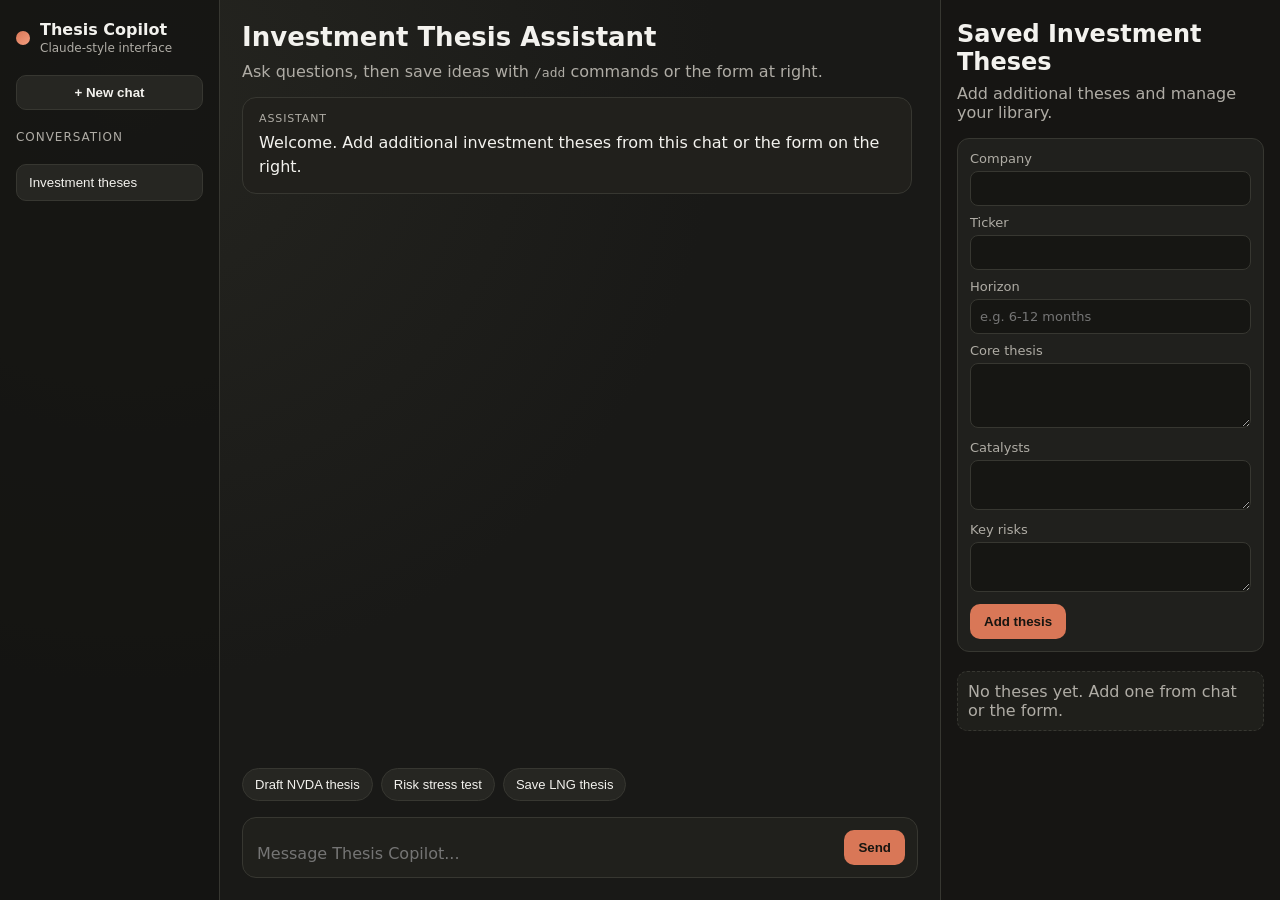
<file: frontend/index.html>
<!DOCTYPE html>
<html lang="en">
  <head>
    <meta charset="UTF-8" />
    <meta name="viewport" content="width=device-width, initial-scale=1.0" />
    <title>Investment Thesis Copilot</title>
    <link rel="stylesheet" href="./styles.css" />
  </head>
  <body>
    <div class="app-shell">
      <aside class="left-nav">
        <div class="brand">
          <div class="brand-dot"></div>
          <div>
            <p class="brand-title">Thesis Copilot</p>
            <p class="brand-subtitle">Claude-style interface</p>
          </div>
        </div>
        <button id="newChatBtn" class="secondary-btn">+ New chat</button>
        <div class="history">
          <p class="history-title">Conversation</p>
          <button class="history-item active">Investment theses</button>
        </div>
      </aside>

      <main class="chat-panel">
        <header class="chat-header">
          <h1>Investment Thesis Assistant</h1>
          <p>
            Ask questions, then save ideas with <code>/add</code> commands or
            the form at right.
          </p>
        </header>

        <section id="messageList" class="message-list"></section>

        <div class="prompt-chips">
          <button class="chip-btn" data-chip="Draft a thesis for NVDA with 12-month horizon.">
            Draft NVDA thesis
          </button>
          <button class="chip-btn" data-chip="How should I stress-test downside risks for a growth stock thesis?">
            Risk stress test
          </button>
          <button class="chip-btn" data-chip="/add company: Cheniere Energy; ticker: LNG; horizon: 12 months; thesis: Structural LNG demand growth supports margin expansion.; catalysts: New LNG contracts, export capacity growth.; risks: Commodity price volatility, project delays.">
            Save LNG thesis
          </button>
        </div>

        <form id="chatForm" class="composer">
          <textarea
            id="chatInput"
            placeholder="Message Thesis Copilot..."
            rows="1"
          ></textarea>
          <button type="submit" class="primary-btn">Send</button>
        </form>
      </main>

      <aside class="thesis-panel">
        <h2>Saved Investment Theses</h2>
        <p class="panel-subtitle">Add additional theses and manage your library.</p>

        <form id="thesisForm" class="thesis-form">
          <label>
            Company
            <input id="companyInput" type="text" required />
          </label>
          <label>
            Ticker
            <input id="tickerInput" type="text" maxlength="10" />
          </label>
          <label>
            Horizon
            <input id="horizonInput" type="text" placeholder="e.g. 6-12 months" />
          </label>
          <label>
            Core thesis
            <textarea id="thesisInput" rows="3" required></textarea>
          </label>
          <label>
            Catalysts
            <textarea id="catalystsInput" rows="2"></textarea>
          </label>
          <label>
            Key risks
            <textarea id="risksInput" rows="2"></textarea>
          </label>
          <button type="submit" class="primary-btn">Add thesis</button>
        </form>

        <div id="thesisList" class="thesis-list"></div>
      </aside>
    </div>

    <script src="./app.js"></script>
  </body>
</html>
</file>
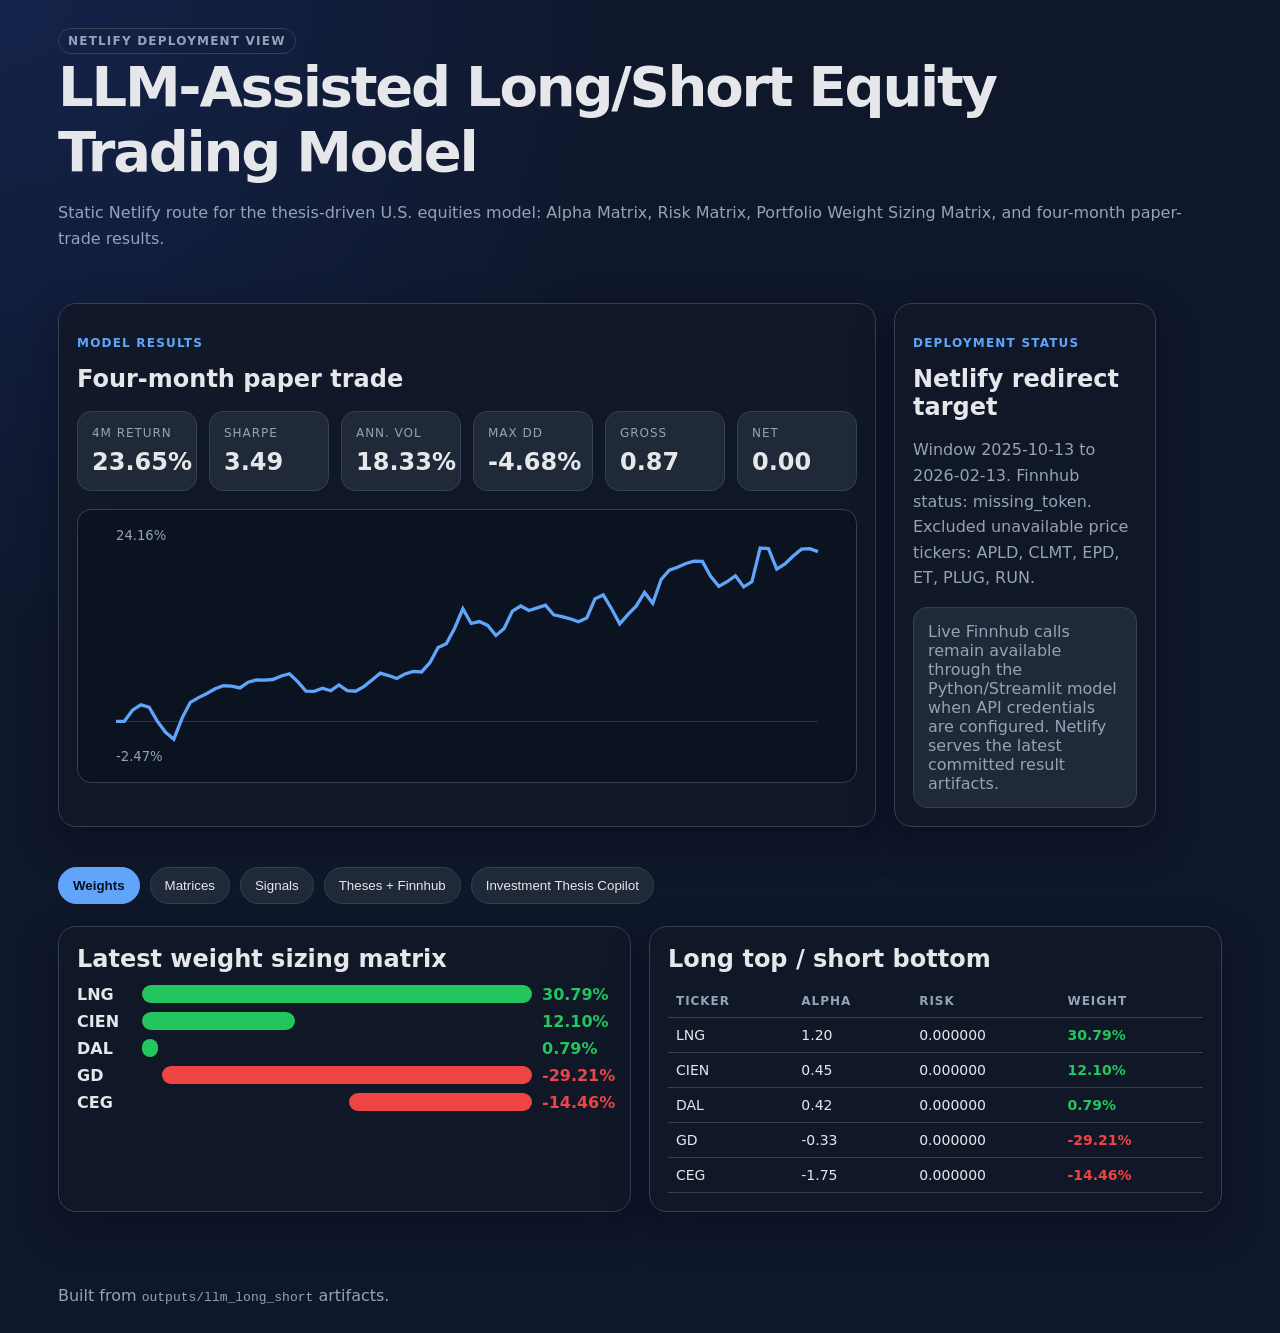
<file: netlify_site/index.html>
<!doctype html>
<html lang="en">
  <head>
    <meta charset="utf-8" />
    <meta name="viewport" content="width=device-width, initial-scale=1" />
    <title>LLM Long/Short Equity | Netlify</title>
    <style>
      :root { color-scheme: dark; --bg:#0f172a; --panel:#111827; --soft:#1f2937; --border:#334155; --text:#e5e7eb; --muted:#94a3b8; --green:#22c55e; --red:#ef4444; --blue:#60a5fa; }
      * { box-sizing: border-box; } body { margin:0; font-family: Inter, ui-sans-serif, system-ui, -apple-system, Segoe UI, sans-serif; background: radial-gradient(circle at top left, #1e3a8a55, transparent 36%), var(--bg); color:var(--text); }
      header, main, footer { max-width: 1220px; margin: 0 auto; padding: 28px; } header { padding-bottom: 8px; } h1 { margin:0; font-size: clamp(32px, 5vw, 56px); letter-spacing:-.04em; } h2 { margin:0 0 12px; } h3 { margin:18px 0 10px; } p { color:var(--muted); line-height:1.6; }
      .eyebrow, .pill { display:inline-block; color:var(--blue); font-size:12px; letter-spacing:.1em; text-transform:uppercase; font-weight:700; } .pill { border:1px solid var(--border); border-radius:999px; padding:5px 9px; color:var(--muted); }
      .panel { background: color-mix(in srgb, var(--panel) 90%, transparent); border:1px solid var(--border); border-radius:18px; padding:18px; box-shadow:0 16px 40px #02061755; margin-bottom:18px; }
      .hero { display:grid; grid-template-columns:1.35fr .8fr; gap:18px; align-items:stretch; } .kpis { display:grid; grid-template-columns:repeat(6,minmax(120px,1fr)); gap:12px; margin:18px 0; }
      .kpi { background:var(--soft); border:1px solid var(--border); border-radius:14px; padding:14px; } .kpi span { display:block; color:var(--muted); font-size:12px; text-transform:uppercase; letter-spacing:.08em; } .kpi strong { display:block; margin-top:8px; font-size:24px; }
      .tabs { display:flex; flex-wrap:wrap; gap:10px; margin:22px 0; } .tab { border:1px solid var(--border); background:var(--soft); color:var(--text); border-radius:999px; padding:10px 14px; cursor:pointer; } .tab.active { background:var(--blue); color:#06111f; border-color:var(--blue); font-weight:800; }
      .tab-panel { display:none; } .tab-panel.active { display:block; } .grid-2 { display:grid; grid-template-columns:1fr 1fr; gap:18px; } .chart-card { background:#0b1220; border:1px solid var(--border); border-radius:14px; padding:10px; overflow:hidden; }
      table { width:100%; border-collapse:collapse; font-size:14px; } th, td { padding:9px 8px; border-bottom:1px solid var(--border); text-align:left; vertical-align:top; } th { color:var(--muted); font-size:12px; text-transform:uppercase; letter-spacing:.08em; }
      .table-wrap { overflow:auto; max-height:470px; } .long { color:var(--green); font-weight:800; } .short { color:var(--red); font-weight:800; } .muted { color:var(--muted); } .bar-row { display:grid; grid-template-columns:55px 1fr 70px; align-items:center; gap:10px; margin:8px 0; } .bar { height:18px; border-radius:999px; } .bar.long { background:var(--green); } .bar.short { background:var(--red); justify-self:end; } .note { margin-top:14px; padding:14px; border:1px solid var(--border); border-radius:14px; background:var(--soft); color:var(--muted); }
      a { color:var(--blue); } footer { color:var(--muted); }
      @media (max-width: 900px) { .hero, .grid-2 { grid-template-columns:1fr; } .kpis { grid-template-columns:repeat(2,1fr); } header, main, footer { padding:18px; } }
    </style>
  </head>
  <body>
    <header>
      <span class="pill">Netlify deployment view</span>
      <h1>LLM-Assisted Long/Short Equity Trading Model</h1>
      <p>Static Netlify route for the thesis-driven U.S. equities model: Alpha Matrix, Risk Matrix, Portfolio Weight Sizing Matrix, and four-month paper-trade results.</p>
    </header>
    <main>
      <section class="hero">
        <div class="panel">
          <p class="eyebrow">Model results</p>
          <h2>Four-month paper trade</h2>
          <div id="kpis" class="kpis"></div>
          <div class="chart-card"><svg id="pnlChart" viewBox="0 0 920 300" role="img" aria-label="Cumulative return chart"></svg></div>
        </div>
        <div class="panel">
          <p class="eyebrow">Deployment status</p>
          <h2>Netlify redirect target</h2>
          <p id="statusText">Loading model artifacts...</p>
          <div class="note">Live Finnhub calls remain available through the Python/Streamlit model when API credentials are configured. Netlify serves the latest committed result artifacts.</div>
        </div>
      </section>

      <nav class="tabs" aria-label="Dashboard tabs">
        <button class="tab active" data-tab="weights">Weights</button>
        <button class="tab" data-tab="matrices">Matrices</button>
        <button class="tab" data-tab="signals">Signals</button>
        <button class="tab" data-tab="theses">Theses + Finnhub</button>
        <button class="tab" data-tab="copilot">Investment Thesis Copilot</button>
      </nav>

      <section id="weights" class="tab-panel active"><div class="grid-2"><div class="panel"><h2>Latest weight sizing matrix</h2><div id="weightsBars"></div></div><div class="panel"><h2>Long top / short bottom</h2><div id="weightsTable" class="table-wrap"></div></div></div></section>
      <section id="matrices" class="tab-panel"><div class="grid-2"><div class="panel"><h2>Alpha Matrix</h2><div id="alphaTable" class="table-wrap"></div></div><div class="panel"><h2>Risk Matrix</h2><div id="riskTable" class="table-wrap"></div></div></div></section>
      <section id="signals" class="tab-panel"><div class="panel"><h2>Signal components</h2><p>Call/put imbalance, net delta, and IV skew are model proxies when option-chain API data is unavailable.</p><div id="signalsTable" class="table-wrap"></div></div></section>
      <section id="theses" class="tab-panel"><div class="panel"><h2>Investment basket and Finnhub status</h2><div id="thesesTable" class="table-wrap"></div><div class="note"><strong>LLM overlay role:</strong> human analysts define theses; the model automates news enrichment, option-signal proxies, risk calculations, and portfolio sizing.</div></div></section>
      <section id="copilot" class="tab-panel"><div class="panel"><h2>Investment Thesis Copilot</h2><p>The Streamlit deployment includes the full chat/form copilot GUI. On Netlify, this static redirect page presents model artifacts and points analysts back to the Python app for interactive thesis entry.</p><div class="note">Use <code>/streamlit</code> or <code>/model-results</code> on Netlify to return to this deployed results view.</div></div></section>
    </main>
    <footer>Built from <code>outputs/llm_long_short</code> artifacts.</footer>

    <script>
      const artifact = (name) => `/outputs/llm_long_short/${name}`;
      const pct = (value) => `${(Number(value) * 100).toFixed(2)}%`;
      const num = (value, digits = 2) => { const n = Number(value); return (Math.abs(n) < 0.005 ? 0 : n).toFixed(digits); };
      async function text(path) { const response = await fetch(path); if (!response.ok) throw new Error(`Could not load ${path}`); return response.text(); }
      function parseCsv(raw) {
        const rows = raw.trim().split(/\r?\n/).map((line) => { const out = []; let current = ""; let quoted = false; for (let i = 0; i < line.length; i += 1) { const ch = line[i]; if (ch === '"') quoted = !quoted; else if (ch === "," && !quoted) { out.push(current); current = ""; } else current += ch; } out.push(current); return out; });
        const headers = rows.shift(); return rows.map((row) => Object.fromEntries(headers.map((h, i) => [h, row[i] ?? ""])));
      }
      function renderTable(target, rows, columns) { document.getElementById(target).innerHTML = `<table><thead><tr>${columns.map((c) => `<th>${c.label}</th>`).join("")}</tr></thead><tbody>${rows.map((row) => `<tr>${columns.map((c) => `<td>${c.render ? c.render(row[c.key], row) : row[c.key]}</td>`).join("")}</tr>`).join("")}</tbody></table>`; }
      function renderPnl(rows) {
        const svg = document.getElementById("pnlChart"); const w = 920, h = 300, pad = 34; const ys = rows.map((r) => Number(r.cumulative_return)); const min = Math.min(0, ...ys), max = Math.max(...ys); const x = (i) => pad + (i / Math.max(1, ys.length - 1)) * (w - pad * 2); const y = (v) => h - pad - ((v - min) / Math.max(0.0001, max - min)) * (h - pad * 2);
        const d = ys.map((v, i) => `${i ? "L" : "M"}${x(i).toFixed(1)},${y(v).toFixed(1)}`).join(" "); const zero = y(0); svg.innerHTML = `<line x1="${pad}" x2="${w-pad}" y1="${zero}" y2="${zero}" stroke="#334155"/><path d="${d}" fill="none" stroke="#60a5fa" stroke-width="4"/><text x="${pad}" y="24" fill="#94a3b8">${pct(max)}</text><text x="${pad}" y="${h-8}" fill="#94a3b8">${pct(min)}</text>`;
      }
      function renderBars(rows) { const maxAbs = Math.max(...rows.map((r) => Math.abs(r.weight)), 0.01); document.getElementById("weightsBars").innerHTML = rows.map((r) => `<div class="bar-row"><strong>${r.ticker}</strong><div class="bar ${r.weight >= 0 ? "long" : "short"}" style="width:${Math.max(4, Math.abs(r.weight) / maxAbs * 100)}%"></div><span class="${r.weight >= 0 ? "long" : "short"}">${pct(r.weight)}</span></div>`).join(""); }
      async function main() {
        const [summary, pnl, weights, alpha, risk, signals, theses] = await Promise.all([fetch(artifact("summary.json")).then((r) => r.json()), text(artifact("pnl.csv")).then(parseCsv), text(artifact("portfolio_weights.csv")).then(parseCsv), text(artifact("alpha_matrix.csv")).then(parseCsv), text(artifact("risk_matrix.csv")).then(parseCsv), text(artifact("signal_snapshot.csv")).then(parseCsv), text(artifact("thesis_basket.csv")).then(parseCsv)]);
        const m = summary.metrics; document.getElementById("kpis").innerHTML = [["4M Return", pct(m.cumulative_return)], ["Sharpe", num(m.sharpe)], ["Ann. Vol", pct(m.annualized_volatility)], ["Max DD", pct(m.max_drawdown)], ["Gross", num(m.gross_exposure)], ["Net", num(m.net_exposure)]].map(([label, value]) => `<div class="kpi"><span>${label}</span><strong>${value}</strong></div>`).join("");
        document.getElementById("statusText").textContent = `Window ${m.start_date} to ${m.end_date}. Finnhub status: ${summary.data_status.finnhub_news_status}. Excluded unavailable price tickers: ${summary.data_status.excluded_tickers.join(", ") || "none"}.`; renderPnl(pnl);
        const latestWeights = weights.at(-1); const latestAlpha = alpha.at(-1); const latestRisk = risk.at(-1); const tickers = Object.keys(latestWeights).filter((k) => k !== "rebalance_date"); const ranking = tickers.map((ticker) => ({ ticker, alpha: Number(latestAlpha[ticker] || 0), risk: Number(latestRisk[ticker] || 0), weight: Number(latestWeights[ticker] || 0) })).sort((a, b) => b.alpha - a.alpha);
        renderBars(ranking); renderTable("weightsTable", ranking, [{ key:"ticker", label:"Ticker" }, { key:"alpha", label:"Alpha", render:(v)=>num(v,2) }, { key:"risk", label:"Risk", render:(v)=>num(v,6) }, { key:"weight", label:"Weight", render:(v)=>`<span class="${Number(v) >= 0 ? "long" : "short"}">${pct(v)}</span>` }]);
        renderTable("alphaTable", alpha, Object.keys(alpha[0]).map((key) => ({ key, label:key, render:(v)=>key === "rebalance_date" ? v : num(v,2) }))); renderTable("riskTable", risk, Object.keys(risk[0]).map((key) => ({ key, label:key, render:(v)=>key === "rebalance_date" ? v : num(v,6) })));
        renderTable("signalsTable", signals.slice(-25).reverse(), [{ key:"rebalance_date", label:"Date" }, { key:"ticker", label:"Ticker" }, { key:"call_put_imbalance", label:"Call/Put", render:(v)=>num(v,2) }, { key:"net_delta", label:"Net Delta", render:(v)=>num(v,2) }, { key:"iv_skew", label:"IV Skew", render:(v)=>num(v,2) }, { key:"sharpe_z", label:"Sharpe Z", render:(v)=>num(v,2) }, { key:"qmj_z", label:"QMJ Z", render:(v)=>num(v,2) }, { key:"alpha", label:"Alpha", render:(v)=>num(v,2) }]);
        renderTable("thesesTable", theses, [{ key:"ticker", label:"Ticker" }, { key:"source_file", label:"Source" }, { key:"in_price_data", label:"In Data" }, { key:"thesis_score", label:"Thesis", render:(v)=>num(v,2) }, { key:"thesis_confidence", label:"Confidence", render:(v)=>num(v,2) }, { key:"thesis_preview", label:"Preview" }]);
      }
      document.querySelectorAll(".tab").forEach((button) => button.addEventListener("click", () => { document.querySelectorAll(".tab, .tab-panel").forEach((el) => el.classList.remove("active")); button.classList.add("active"); document.getElementById(button.dataset.tab).classList.add("active"); }));
      main().catch((error) => { document.getElementById("statusText").textContent = error.message; });
    </script>
  </body>
</html>
</file>
<file: frontend/styles.css>
:root {
  --bg: #191917;
  --panel: #20201d;
  --panel-soft: #262622;
  --border: #373731;
  --text: #f3f2ee;
  --muted: #afaca5;
  --accent: #d97757;
  --accent-soft: #f6cbb5;
  --success: #75c48c;
}

* {
  box-sizing: border-box;
}

body {
  margin: 0;
  font-family: Inter, ui-sans-serif, system-ui, -apple-system, Segoe UI, Roboto, Helvetica, Arial, sans-serif;
  background: radial-gradient(circle at 10% 10%, #252520, var(--bg) 42%);
  color: var(--text);
}

.app-shell {
  display: grid;
  grid-template-columns: 250px minmax(480px, 1fr) 390px;
  min-height: 100vh;
}

.left-nav {
  border-right: 1px solid var(--border);
  padding: 20px 16px;
  background: rgba(20, 20, 18, 0.82);
}

.brand {
  display: flex;
  align-items: center;
  gap: 10px;
  margin-bottom: 20px;
}

.brand-dot {
  width: 14px;
  height: 14px;
  border-radius: 999px;
  background: linear-gradient(140deg, var(--accent), #f59e7f);
}

.brand-title {
  margin: 0;
  font-weight: 700;
}

.brand-subtitle {
  margin: 2px 0 0;
  color: var(--muted);
  font-size: 12px;
}

.history {
  margin-top: 20px;
}

.history-title {
  color: var(--muted);
  font-size: 12px;
  text-transform: uppercase;
  letter-spacing: 0.08em;
}

.history-item {
  width: 100%;
  margin-top: 8px;
  padding: 10px 12px;
  border-radius: 10px;
  border: 1px solid transparent;
  background: transparent;
  color: var(--text);
  text-align: left;
  cursor: pointer;
}

.history-item.active {
  background: var(--panel-soft);
  border-color: var(--border);
}

.chat-panel {
  display: flex;
  flex-direction: column;
  padding: 22px;
  gap: 16px;
}

.chat-header h1 {
  margin: 0;
  font-size: 26px;
}

.chat-header p {
  margin: 10px 0 0;
  color: var(--muted);
}

.message-list {
  flex: 1;
  overflow: auto;
  padding-right: 6px;
}

.message {
  max-width: 860px;
  padding: 14px 16px;
  border-radius: 14px;
  margin-bottom: 12px;
  border: 1px solid var(--border);
}

.message.assistant {
  background: #21201c;
}

.message.user {
  margin-left: auto;
  background: #2b271f;
}

.message p {
  margin: 0;
  white-space: pre-wrap;
  line-height: 1.5;
}

.message-role {
  display: block;
  margin-bottom: 6px;
  font-size: 11px;
  text-transform: uppercase;
  letter-spacing: 0.08em;
  color: var(--muted);
}

.prompt-chips {
  display: flex;
  gap: 8px;
  flex-wrap: wrap;
}

.chip-btn {
  border: 1px solid var(--border);
  border-radius: 999px;
  background: var(--panel-soft);
  color: var(--text);
  cursor: pointer;
  font-size: 13px;
  padding: 8px 12px;
}

.composer {
  display: flex;
  align-items: flex-end;
  gap: 10px;
  padding: 12px;
  border-radius: 14px;
  border: 1px solid var(--border);
  background: rgba(33, 33, 29, 0.95);
}

.composer textarea {
  flex: 1;
  resize: none;
  background: transparent;
  border: 0;
  color: var(--text);
  font: inherit;
  outline: none;
  min-height: 22px;
  max-height: 180px;
}

.thesis-panel {
  border-left: 1px solid var(--border);
  background: rgba(22, 21, 19, 0.82);
  padding: 20px 16px;
  overflow: auto;
}

.thesis-panel h2 {
  margin: 0;
}

.panel-subtitle {
  margin: 8px 0 16px;
  color: var(--muted);
}

.thesis-form {
  background: var(--panel);
  border: 1px solid var(--border);
  border-radius: 12px;
  padding: 12px;
}

.thesis-form label {
  display: block;
  margin-bottom: 9px;
  font-size: 13px;
  color: var(--muted);
}

.thesis-form input,
.thesis-form textarea {
  width: 100%;
  margin-top: 5px;
  border: 1px solid var(--border);
  border-radius: 8px;
  padding: 9px;
  font: inherit;
  color: var(--text);
  background: #161613;
}

.thesis-list {
  margin-top: 15px;
  display: flex;
  flex-direction: column;
  gap: 10px;
}

.thesis-card {
  border: 1px solid var(--border);
  border-radius: 12px;
  padding: 12px;
  background: #1f1f1b;
}

.thesis-card h3 {
  margin: 0;
  font-size: 16px;
}

.thesis-heading {
  display: flex;
  align-items: center;
}

.ticker-pill {
  display: inline-block;
  margin-left: 8px;
  border: 1px solid #5a594d;
  border-radius: 999px;
  font-size: 11px;
  padding: 2px 8px;
  color: var(--accent-soft);
}

.thesis-meta {
  margin-top: 7px;
  color: var(--muted);
  font-size: 12px;
}

.thesis-details {
  margin-top: 8px;
  font-size: 13px;
  line-height: 1.45;
}

.thesis-details strong {
  color: #d8d5cd;
}

.thesis-actions {
  margin-top: 10px;
}

.thesis-delete {
  border: 1px solid #65463a;
  color: #f4b8a2;
  background: transparent;
  padding: 6px 9px;
  border-radius: 8px;
  cursor: pointer;
}

.empty-state {
  margin: 4px 0;
  border: 1px dashed var(--border);
  border-radius: 10px;
  padding: 10px;
  color: var(--muted);
  background: #1f1f1b;
}

.primary-btn,
.secondary-btn {
  border: 1px solid transparent;
  border-radius: 10px;
  color: #171510;
  font-weight: 600;
  cursor: pointer;
}

.primary-btn {
  background: var(--accent);
  padding: 9px 13px;
}

.secondary-btn {
  width: 100%;
  padding: 9px 10px;
  color: var(--text);
  border-color: var(--border);
  background: var(--panel-soft);
}

@media (max-width: 1280px) {
  .app-shell {
    grid-template-columns: 220px minmax(360px, 1fr) 340px;
  }
}

@media (max-width: 980px) {
  .app-shell {
    grid-template-columns: 1fr;
  }

  .left-nav {
    border-right: 0;
    border-bottom: 1px solid var(--border);
  }

  .thesis-panel {
    border-left: 0;
    border-top: 1px solid var(--border);
  }
}
</file>
